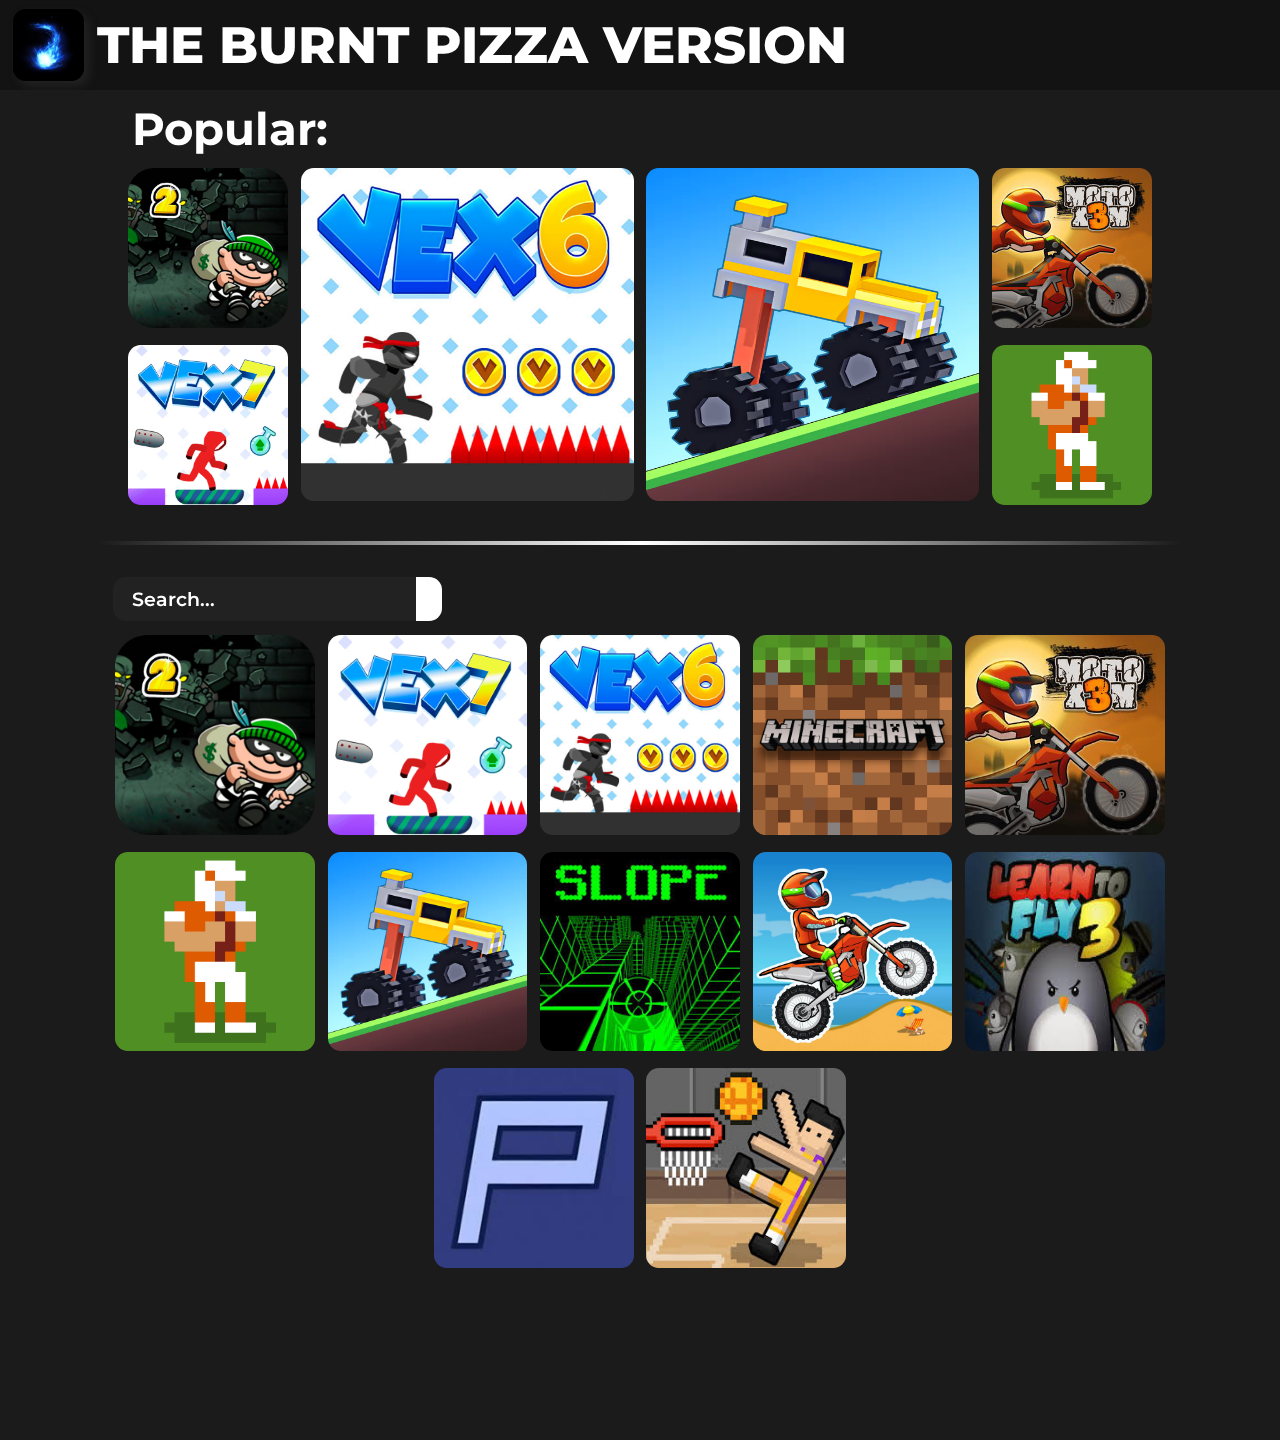
<file: index.html>
<!DOCTYPE html>
<html lang="en">
<head>
    <meta charset="UTF-8">
    <meta http-equiv="X-UA-Compatible" content="IE=edge">
    <meta name="viewport" content="width=device-width, initial-scale=1.0">
    <title>The Burnt Pizza Version</title>
    <link rel="stylesheet" href="/main.css">
    <link rel="stylesheet" href="https://site-assets.fontawesome.com/releases/v6.2.0/css/all.css">
</head>
<body>
    <nav>
        <img src="images/logo.png" alt="logo">
        <h1>THE BURNT PIZZA VERSION</h1>
    </nav>

    <div class="featured">
        <h1>Popular:</h1>
        <div class="column">
          <a href="games/bob-the-robber-2/">
            <img src="images/bob-the-robber-2.png">
            <div class="play-button">
                <i class="fa-solid fa-play"></i>
            </div>
          </a>
          <a href="games/vex7/">
            <img src="images/vex7.jpeg">
            <div class="play-button">
                <i class="fa-solid fa-play"></i>
            </div>
          </a>
        </div>
        <div class="row">
          <a href="games/vex6">
            <img src="images/vex6.jpeg">
            <div class="play-button">
                <i class="fa-solid fa-play"></i>
            </div>
          </a>
        </div>
        <div class="row">
          <a href="games/drive-mad/">
            <img src="images/drive-mad.jpg">
            <div class="play-button">
                <i class="fa-solid fa-play"></i>
            </div>
            </a>
        </div>
        <div class="column">
          <a href="games/moto-x3m/">
            <img src="images/moto-x3m.jpg">
            <div class="play-button">
                <i class="fa-solid fa-play"></i>
            </div>
          </a>
          <a href="games/retro-bowl/">
            <img src="images/retro-bowl.jpg">
            <div class="play-button">
                <i class="fa-solid fa-play"></i>
            </div>
          </a>
        </div>
        </div>
    </div>

    <div class="content">

    <hr>

    <div class="search">
        <input type="text" placeholder="Search..." oninput="">
        <button><i class="fas fa-search"></i></button>
    </div>

    <div id="games">
        <a href="games/bob-the-robber-2/"><img src="images/bob-the-robber-2.png" alt="bob the robber 2"></a>
        <a href="games/vex7/"><img src="images/vex7.jpeg" alt="vex 7"></a>
        <a href="games/vex6/"><img src="images/vex6.jpeg" alt="vex 6"></a>
        <a href="games/"><img src="images/mc.png" alt="minecraft"></a>
        <a href="games/moto-x3m/"><img src="images/moto-x3m.jpg" alt="moto x3m"></a>
        <a href="games/retro-bowl/"><img src="images/retro-bowl.jpg" alt="retrobowl"></a>
        <a href="games/drive-mad/"><img src="images/drive-mad.jpg" alt="drive mad"></a>
        <a href="games/slope/"><img src="images/slope.jpg" alt="slope"></a>
        <a href="games/motox3m2/"><img src="images/motox3m2.jpg" alt="moto x3m2"></a>
        <a href="games/LearnToFly3 (2)/"><img src="images/LTF3.jpeg" alt="Learn To Fly 3"></a>
        <a href="games/Polytrack/"><img src="images/polypoly.jpeg" alt="Polytrack"></a>
        <a href="games/Basket Random/"><img src="images/brr brr patapim.jpeg" alt="Basket Random"></a> 
    </div>
    </div>
</body>
</html>

<script src="script.js"></script>
</file>
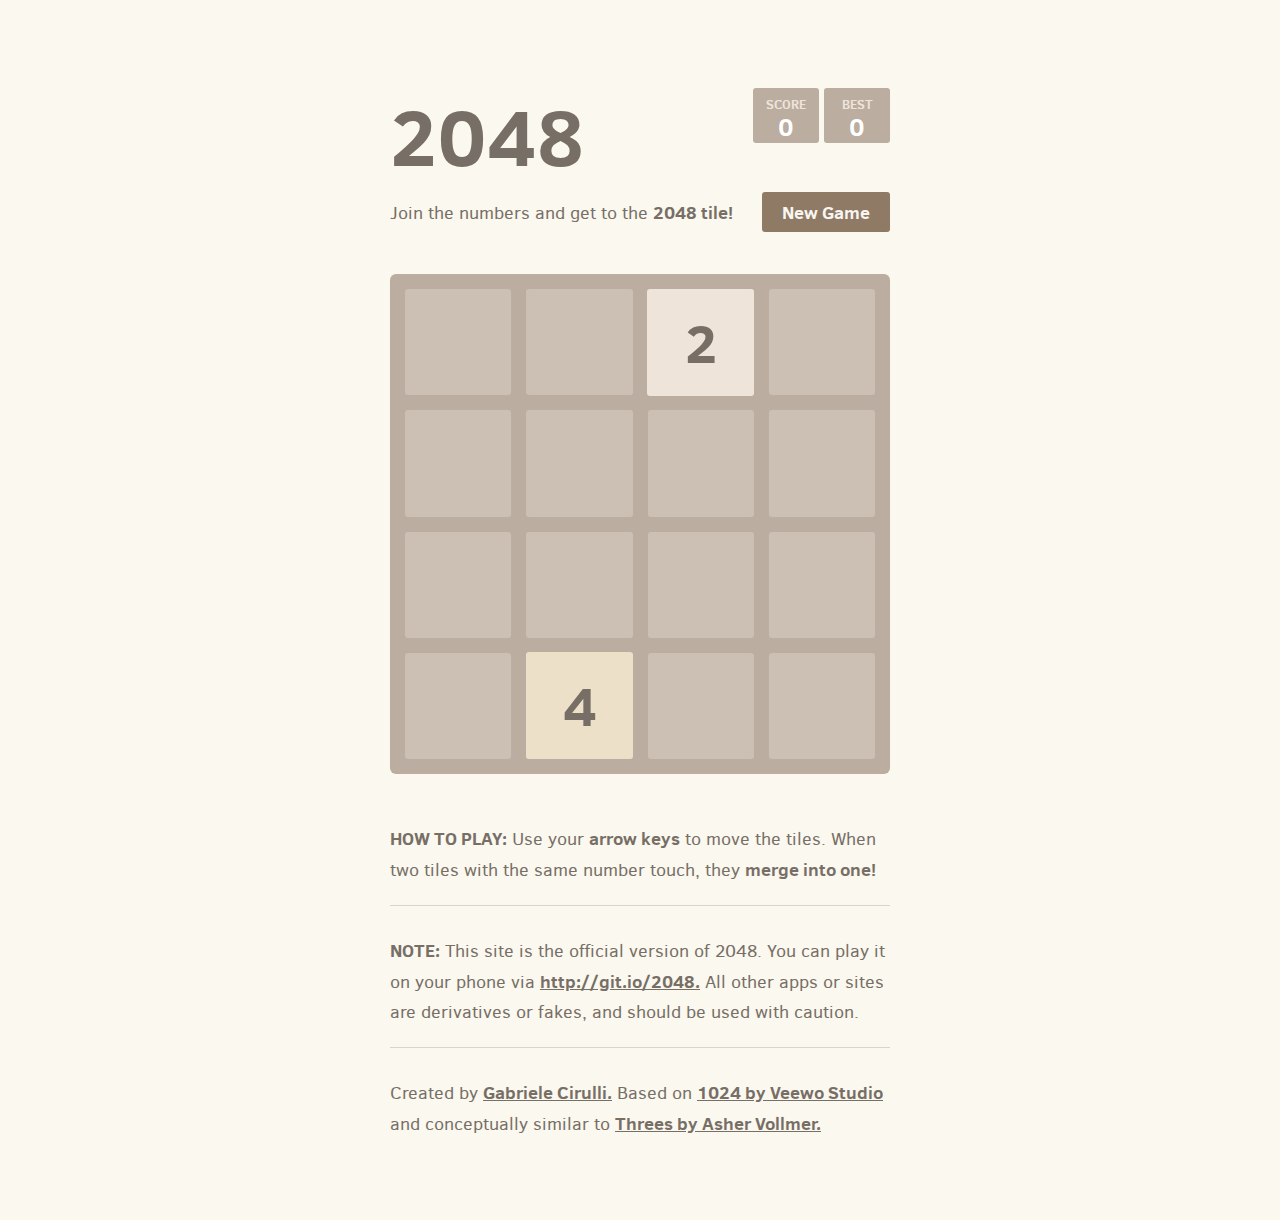
<file: games/2048/index.html>
<!DOCTYPE html>
<html>
<head>
  <meta charset="utf-8">
  <title>2048</title>

  <link href="style/main.css" rel="stylesheet" type="text/css">
  <link rel="shortcut icon" href="favicon.ico">
  <link rel="apple-touch-icon" href="meta/apple-touch-icon.png">
  <link rel="apple-touch-startup-image" href="meta/apple-touch-startup-image-640x1096.png" media="(device-width: 320px) and (device-height: 568px) and (-webkit-device-pixel-ratio: 2)"> <!-- iPhone 5+ -->
  <link rel="apple-touch-startup-image" href="meta/apple-touch-startup-image-640x920.png"  media="(device-width: 320px) and (device-height: 480px) and (-webkit-device-pixel-ratio: 2)"> <!-- iPhone, retina -->
  <meta name="apple-mobile-web-app-capable" content="yes">
  <meta name="apple-mobile-web-app-status-bar-style" content="black">

  <meta name="HandheldFriendly" content="True">
  <meta name="MobileOptimized" content="320">
  <meta name="viewport" content="width=device-width, target-densitydpi=160dpi, initial-scale=1.0, maximum-scale=1, user-scalable=no, minimal-ui">
</head>
<body>
  <div class="container">
    <div class="heading">
      <h1 class="title">2048</h1>
      <div class="scores-container">
        <div class="score-container">0</div>
        <div class="best-container">0</div>
      </div>
    </div>

    <div class="above-game">
      <p class="game-intro">Join the numbers and get to the <strong>2048 tile!</strong></p>
      <a class="restart-button">New Game</a>
    </div>

    <div class="game-container">
      <div class="game-message">
        <p></p>
        <div class="lower">
	        <a class="keep-playing-button">Keep going</a>
          <a class="retry-button">Try again</a>
        </div>
      </div>

      <div class="grid-container">
        <div class="grid-row">
          <div class="grid-cell"></div>
          <div class="grid-cell"></div>
          <div class="grid-cell"></div>
          <div class="grid-cell"></div>
        </div>
        <div class="grid-row">
          <div class="grid-cell"></div>
          <div class="grid-cell"></div>
          <div class="grid-cell"></div>
          <div class="grid-cell"></div>
        </div>
        <div class="grid-row">
          <div class="grid-cell"></div>
          <div class="grid-cell"></div>
          <div class="grid-cell"></div>
          <div class="grid-cell"></div>
        </div>
        <div class="grid-row">
          <div class="grid-cell"></div>
          <div class="grid-cell"></div>
          <div class="grid-cell"></div>
          <div class="grid-cell"></div>
        </div>
      </div>

      <div class="tile-container">

      </div>
    </div>

    <p class="game-explanation">
      <strong class="important">How to play:</strong> Use your <strong>arrow keys</strong> to move the tiles. When two tiles with the same number touch, they <strong>merge into one!</strong>
    </p>
    <hr>
    <p>
    <strong class="important">Note:</strong> This site is the official version of 2048. You can play it on your phone via <a href="http://git.io/2048">http://git.io/2048.</a> All other apps or sites are derivatives or fakes, and should be used with caution.
    </p>
    <hr>
    <p>
    Created by <a href="http://gabrielecirulli.com" target="_blank">Gabriele Cirulli.</a> Based on <a href="https://itunes.apple.com/us/app/1024!/id823499224" target="_blank">1024 by Veewo Studio</a> and conceptually similar to <a href="http://asherv.com/threes/" target="_blank">Threes by Asher Vollmer.</a>
    </p>
  </div>

  <script src="js/bind_polyfill.js"></script>
  <script src="js/classlist_polyfill.js"></script>
  <script src="js/animframe_polyfill.js"></script>
  <script src="js/keyboard_input_manager.js"></script>
  <script src="js/html_actuator.js"></script>
  <script src="js/grid.js"></script>
  <script src="js/tile.js"></script>
  <script src="js/local_storage_manager.js"></script>
  <script src="js/game_manager.js"></script>
  <script src="js/application.js"></script>
</body>
</html>
</file>
<file: main.css>
@import url('https://fonts.googleapis.com/css2?family=Montserrat:wght@400;600;700;800;900&display=swap');

body {
    background-color: #1b1b1b;
    font-family: 'Montserrat', sans-serif;
}

nav {
    position: fixed;
    top: 0;
    left: 0;
    backdrop-filter: blur(10px) saturate(200%) brightness(70%);
    color: #fff;
    display: flex;
    height: 7vw;
    width: 100%;
    align-items: center;
    justify-content: left;
    padding: 0 1%;
    z-index: 5;
    margin: auto;
}

nav img {
    height: 80%;
    width: auto;
    margin-right: 1%;
    border-radius: 1vw;
    cursor: pointer;
    user-select: none;
    box-shadow: 5px 5px 10px rgba(53, 53, 53, 0.459);
}

nav h1 {
    font-size: 4vw;
    font-weight: 800;
    margin-right: 1%;
}

.content {
    flex-direction: column;
    align-items: left;
    padding: 7vw;
    padding-top: 0vw;
}

.content hr {
    border: 0;
    height: 4px;
    background-image: linear-gradient(to right, rgba(0, 0, 0, 0), rgb(255, 255, 255), rgba(0, 0, 0, 0));
    margin: 1vw 0;
}

.search {
    display: flex;
    user-select: none;
    margin-top: 2.5vw;
    margin-left: 1.2vw;
}
 
.search input {
    background-color: #222222;
    border: none;
    border-radius: 1vw 0 0 1vw;
    color: #fff;
    font-size: 1.5vw;
    font-weight: 600;
    padding: 0.8vw 1.5vw;
    font-family: 'Montserrat', sans-serif;
    z-index: 1;
    outline: none;
}
 
.search input::placeholder {
    color: #fff;
    font-weight: 600;
    font-size: 1.5vw;
}
 
.search button {
    background-color: #fff;
    border: none;
    border-radius: 0 1vw 1vw 0;
    color:#222222;
    font-size: 1.5vw;
    font-weight: 600;
    padding: 0.8vw 1vw;
    cursor: pointer;
    font-family: 'Montserrat', sans-serif;
    z-index: 1;
    transition: .3s all ease;
}
 
#games {
    display: flex;
    flex-wrap: wrap;
    justify-content: center;
    margin-top: .6vw;
    padding-bottom: 5vw;

}
 
#games img {    height: 15.6vw;
    width: 15.6vw;
    border-radius: 1vw;
    margin: .5vw;
    cursor: pointer;
    user-select: none;
    transition: transform .2s;
}
 
#games img:hover {
    transform: scale(1.01);
}

.featured {
    display: flex;
    flex-direction: row;
    flex-wrap: wrap;
    justify-content: center;
    padding: 1vw;
    margin:1%;
    margin-top: 6vw;
}

.featured h1 {
    font-size: 3.5vw;
    font-weight: 700;
    margin: 1vw 1vw .4vw 1vw;
    width: 83.8%;
    text-align: left;
    color: #fff;
}

.featured .column {
    display: flex;
    flex-direction: column;
}

.featured img {
    height: 12.5vw;
    width: 12.5vw;
    border-radius: 1vw;
    margin: .5vw;
    cursor: pointer;
    user-select: none;
    transition: all .2s;
}

.featured img:hover {
    transform: scale(1.02);
    filter: brightness(50%);
}


.featured .row img {
    height: 26vw;
    width: 26vw;
}

.featured a {
    display: inline-block;
    position: relative;
    color: #2c7ffc;
    text-decoration: none;
}
    
    .featured .play-button {
    position: absolute;
    top: 50%;
    left: 50%;
    transform: translate(-50%, -50%);
    opacity: 0;
    transition: opacity 0.2s;
    }
    
    .featured a:hover .play-button {
    opacity: 1;
    pointer-events: none;
    }
    
    .featured .play-button i {
    font-size: 5vw;
    text-shadow: 0 0 100px #2c7ffc;
    }
</file>
<file: games/2048/style/main.css>
@import url(fonts/clear-sans.css);
html, body {
  margin: 0;
  padding: 0;
  background: #faf8ef;
  color: #776e65;
  font-family: "Clear Sans", "Helvetica Neue", Arial, sans-serif;
  font-size: 18px; }

body {
  margin: 80px 0; }

.heading:after {
  content: "";
  display: block;
  clear: both; }

h1.title {
  font-size: 80px;
  font-weight: bold;
  margin: 0;
  display: block;
  float: left; }

@-webkit-keyframes move-up {
  0% {
    top: 25px;
    opacity: 1; }

  100% {
    top: -50px;
    opacity: 0; } }
@-moz-keyframes move-up {
  0% {
    top: 25px;
    opacity: 1; }

  100% {
    top: -50px;
    opacity: 0; } }
@keyframes move-up {
  0% {
    top: 25px;
    opacity: 1; }

  100% {
    top: -50px;
    opacity: 0; } }
.scores-container {
  float: right;
  text-align: right; }

.score-container, .best-container {
  position: relative;
  display: inline-block;
  background: #bbada0;
  padding: 15px 25px;
  font-size: 25px;
  height: 25px;
  line-height: 47px;
  font-weight: bold;
  border-radius: 3px;
  color: white;
  margin-top: 8px;
  text-align: center; }
  .score-container:after, .best-container:after {
    position: absolute;
    width: 100%;
    top: 10px;
    left: 0;
    text-transform: uppercase;
    font-size: 13px;
    line-height: 13px;
    text-align: center;
    color: #eee4da; }
  .score-container .score-addition, .best-container .score-addition {
    position: absolute;
    right: 30px;
    color: red;
    font-size: 25px;
    line-height: 25px;
    font-weight: bold;
    color: rgba(119, 110, 101, 0.9);
    z-index: 100;
    -webkit-animation: move-up 600ms ease-in;
    -moz-animation: move-up 600ms ease-in;
    animation: move-up 600ms ease-in;
    -webkit-animation-fill-mode: both;
    -moz-animation-fill-mode: both;
    animation-fill-mode: both; }

.score-container:after {
  content: "Score"; }

.best-container:after {
  content: "Best"; }

p {
  margin-top: 0;
  margin-bottom: 10px;
  line-height: 1.65; }

a {
  color: #776e65;
  font-weight: bold;
  text-decoration: underline;
  cursor: pointer; }

strong.important {
  text-transform: uppercase; }

hr {
  border: none;
  border-bottom: 1px solid #d8d4d0;
  margin-top: 20px;
  margin-bottom: 30px; }

.container {
  width: 500px;
  margin: 0 auto; }

@-webkit-keyframes fade-in {
  0% {
    opacity: 0; }

  100% {
    opacity: 1; } }
@-moz-keyframes fade-in {
  0% {
    opacity: 0; }

  100% {
    opacity: 1; } }
@keyframes fade-in {
  0% {
    opacity: 0; }

  100% {
    opacity: 1; } }
.game-container {
  margin-top: 40px;
  position: relative;
  padding: 15px;
  cursor: default;
  -webkit-touch-callout: none;
  -ms-touch-callout: none;
  -webkit-user-select: none;
  -moz-user-select: none;
  -ms-user-select: none;
  -ms-touch-action: none;
  touch-action: none;
  background: #bbada0;
  border-radius: 6px;
  width: 500px;
  height: 500px;
  -webkit-box-sizing: border-box;
  -moz-box-sizing: border-box;
  box-sizing: border-box; }
  .game-container .game-message {
    display: none;
    position: absolute;
    top: 0;
    right: 0;
    bottom: 0;
    left: 0;
    background: rgba(238, 228, 218, 0.5);
    z-index: 100;
    text-align: center;
    -webkit-animation: fade-in 800ms ease 1200ms;
    -moz-animation: fade-in 800ms ease 1200ms;
    animation: fade-in 800ms ease 1200ms;
    -webkit-animation-fill-mode: both;
    -moz-animation-fill-mode: both;
    animation-fill-mode: both; }
    .game-container .game-message p {
      font-size: 60px;
      font-weight: bold;
      height: 60px;
      line-height: 60px;
      margin-top: 222px; }
    .game-container .game-message .lower {
      display: block;
      margin-top: 59px; }
    .game-container .game-message a {
      display: inline-block;
      background: #8f7a66;
      border-radius: 3px;
      padding: 0 20px;
      text-decoration: none;
      color: #f9f6f2;
      height: 40px;
      line-height: 42px;
      margin-left: 9px; }
      .game-container .game-message a.keep-playing-button {
        display: none; }
    .game-container .game-message.game-won {
      background: rgba(237, 194, 46, 0.5);
      color: #f9f6f2; }
      .game-container .game-message.game-won a.keep-playing-button {
        display: inline-block; }
    .game-container .game-message.game-won, .game-container .game-message.game-over {
      display: block; }

.grid-container {
  position: absolute;
  z-index: 1; }

.grid-row {
  margin-bottom: 15px; }
  .grid-row:last-child {
    margin-bottom: 0; }
  .grid-row:after {
    content: "";
    display: block;
    clear: both; }

.grid-cell {
  width: 106.25px;
  height: 106.25px;
  margin-right: 15px;
  float: left;
  border-radius: 3px;
  background: rgba(238, 228, 218, 0.35); }
  .grid-cell:last-child {
    margin-right: 0; }

.tile-container {
  position: absolute;
  z-index: 2; }

.tile, .tile .tile-inner {
  width: 107px;
  height: 107px;
  line-height: 107px; }
.tile.tile-position-1-1 {
  -webkit-transform: translate(0px, 0px);
  -moz-transform: translate(0px, 0px);
  -ms-transform: translate(0px, 0px);
  transform: translate(0px, 0px); }
.tile.tile-position-1-2 {
  -webkit-transform: translate(0px, 121px);
  -moz-transform: translate(0px, 121px);
  -ms-transform: translate(0px, 121px);
  transform: translate(0px, 121px); }
.tile.tile-position-1-3 {
  -webkit-transform: translate(0px, 242px);
  -moz-transform: translate(0px, 242px);
  -ms-transform: translate(0px, 242px);
  transform: translate(0px, 242px); }
.tile.tile-position-1-4 {
  -webkit-transform: translate(0px, 363px);
  -moz-transform: translate(0px, 363px);
  -ms-transform: translate(0px, 363px);
  transform: translate(0px, 363px); }
.tile.tile-position-2-1 {
  -webkit-transform: translate(121px, 0px);
  -moz-transform: translate(121px, 0px);
  -ms-transform: translate(121px, 0px);
  transform: translate(121px, 0px); }
.tile.tile-position-2-2 {
  -webkit-transform: translate(121px, 121px);
  -moz-transform: translate(121px, 121px);
  -ms-transform: translate(121px, 121px);
  transform: translate(121px, 121px); }
.tile.tile-position-2-3 {
  -webkit-transform: translate(121px, 242px);
  -moz-transform: translate(121px, 242px);
  -ms-transform: translate(121px, 242px);
  transform: translate(121px, 242px); }
.tile.tile-position-2-4 {
  -webkit-transform: translate(121px, 363px);
  -moz-transform: translate(121px, 363px);
  -ms-transform: translate(121px, 363px);
  transform: translate(121px, 363px); }
.tile.tile-position-3-1 {
  -webkit-transform: translate(242px, 0px);
  -moz-transform: translate(242px, 0px);
  -ms-transform: translate(242px, 0px);
  transform: translate(242px, 0px); }
.tile.tile-position-3-2 {
  -webkit-transform: translate(242px, 121px);
  -moz-transform: translate(242px, 121px);
  -ms-transform: translate(242px, 121px);
  transform: translate(242px, 121px); }
.tile.tile-position-3-3 {
  -webkit-transform: translate(242px, 242px);
  -moz-transform: translate(242px, 242px);
  -ms-transform: translate(242px, 242px);
  transform: translate(242px, 242px); }
.tile.tile-position-3-4 {
  -webkit-transform: translate(242px, 363px);
  -moz-transform: translate(242px, 363px);
  -ms-transform: translate(242px, 363px);
  transform: translate(242px, 363px); }
.tile.tile-position-4-1 {
  -webkit-transform: translate(363px, 0px);
  -moz-transform: translate(363px, 0px);
  -ms-transform: translate(363px, 0px);
  transform: translate(363px, 0px); }
.tile.tile-position-4-2 {
  -webkit-transform: translate(363px, 121px);
  -moz-transform: translate(363px, 121px);
  -ms-transform: translate(363px, 121px);
  transform: translate(363px, 121px); }
.tile.tile-position-4-3 {
  -webkit-transform: translate(363px, 242px);
  -moz-transform: translate(363px, 242px);
  -ms-transform: translate(363px, 242px);
  transform: translate(363px, 242px); }
.tile.tile-position-4-4 {
  -webkit-transform: translate(363px, 363px);
  -moz-transform: translate(363px, 363px);
  -ms-transform: translate(363px, 363px);
  transform: translate(363px, 363px); }

.tile {
  position: absolute;
  -webkit-transition: 100ms ease-in-out;
  -moz-transition: 100ms ease-in-out;
  transition: 100ms ease-in-out;
  -webkit-transition-property: -webkit-transform;
  -moz-transition-property: -moz-transform;
  transition-property: transform; }
  .tile .tile-inner {
    border-radius: 3px;
    background: #eee4da;
    text-align: center;
    font-weight: bold;
    z-index: 10;
    font-size: 55px; }
  .tile.tile-2 .tile-inner {
    background: #eee4da;
    box-shadow: 0 0 30px 10px rgba(243, 215, 116, 0), inset 0 0 0 1px rgba(255, 255, 255, 0); }
  .tile.tile-4 .tile-inner {
    background: #ede0c8;
    box-shadow: 0 0 30px 10px rgba(243, 215, 116, 0), inset 0 0 0 1px rgba(255, 255, 255, 0); }
  .tile.tile-8 .tile-inner {
    color: #f9f6f2;
    background: #f2b179; }
  .tile.tile-16 .tile-inner {
    color: #f9f6f2;
    background: #f59563; }
  .tile.tile-32 .tile-inner {
    color: #f9f6f2;
    background: #f67c5f; }
  .tile.tile-64 .tile-inner {
    color: #f9f6f2;
    background: #f65e3b; }
  .tile.tile-128 .tile-inner {
    color: #f9f6f2;
    background: #edcf72;
    box-shadow: 0 0 30px 10px rgba(243, 215, 116, 0.2381), inset 0 0 0 1px rgba(255, 255, 255, 0.14286);
    font-size: 45px; }
    @media screen and (max-width: 520px) {
      .tile.tile-128 .tile-inner {
        font-size: 25px; } }
  .tile.tile-256 .tile-inner {
    color: #f9f6f2;
    background: #edcc61;
    box-shadow: 0 0 30px 10px rgba(243, 215, 116, 0.31746), inset 0 0 0 1px rgba(255, 255, 255, 0.19048);
    font-size: 45px; }
    @media screen and (max-width: 520px) {
      .tile.tile-256 .tile-inner {
        font-size: 25px; } }
  .tile.tile-512 .tile-inner {
    color: #f9f6f2;
    background: #edc850;
    box-shadow: 0 0 30px 10px rgba(243, 215, 116, 0.39683), inset 0 0 0 1px rgba(255, 255, 255, 0.2381);
    font-size: 45px; }
    @media screen and (max-width: 520px) {
      .tile.tile-512 .tile-inner {
        font-size: 25px; } }
  .tile.tile-1024 .tile-inner {
    color: #f9f6f2;
    background: #edc53f;
    box-shadow: 0 0 30px 10px rgba(243, 215, 116, 0.47619), inset 0 0 0 1px rgba(255, 255, 255, 0.28571);
    font-size: 35px; }
    @media screen and (max-width: 520px) {
      .tile.tile-1024 .tile-inner {
        font-size: 15px; } }
  .tile.tile-2048 .tile-inner {
    color: #f9f6f2;
    background: #edc22e;
    box-shadow: 0 0 30px 10px rgba(243, 215, 116, 0.55556), inset 0 0 0 1px rgba(255, 255, 255, 0.33333);
    font-size: 35px; }
    @media screen and (max-width: 520px) {
      .tile.tile-2048 .tile-inner {
        font-size: 15px; } }
  .tile.tile-super .tile-inner {
    color: #f9f6f2;
    background: #3c3a32;
    font-size: 30px; }
    @media screen and (max-width: 520px) {
      .tile.tile-super .tile-inner {
        font-size: 10px; } }

@-webkit-keyframes appear {
  0% {
    opacity: 0;
    -webkit-transform: scale(0);
    -moz-transform: scale(0);
    -ms-transform: scale(0);
    transform: scale(0); }

  100% {
    opacity: 1;
    -webkit-transform: scale(1);
    -moz-transform: scale(1);
    -ms-transform: scale(1);
    transform: scale(1); } }
@-moz-keyframes appear {
  0% {
    opacity: 0;
    -webkit-transform: scale(0);
    -moz-transform: scale(0);
    -ms-transform: scale(0);
    transform: scale(0); }

  100% {
    opacity: 1;
    -webkit-transform: scale(1);
    -moz-transform: scale(1);
    -ms-transform: scale(1);
    transform: scale(1); } }
@keyframes appear {
  0% {
    opacity: 0;
    -webkit-transform: scale(0);
    -moz-transform: scale(0);
    -ms-transform: scale(0);
    transform: scale(0); }

  100% {
    opacity: 1;
    -webkit-transform: scale(1);
    -moz-transform: scale(1);
    -ms-transform: scale(1);
    transform: scale(1); } }
.tile-new .tile-inner {
  -webkit-animation: appear 200ms ease 100ms;
  -moz-animation: appear 200ms ease 100ms;
  animation: appear 200ms ease 100ms;
  -webkit-animation-fill-mode: backwards;
  -moz-animation-fill-mode: backwards;
  animation-fill-mode: backwards; }

@-webkit-keyframes pop {
  0% {
    -webkit-transform: scale(0);
    -moz-transform: scale(0);
    -ms-transform: scale(0);
    transform: scale(0); }

  50% {
    -webkit-transform: scale(1.2);
    -moz-transform: scale(1.2);
    -ms-transform: scale(1.2);
    transform: scale(1.2); }

  100% {
    -webkit-transform: scale(1);
    -moz-transform: scale(1);
    -ms-transform: scale(1);
    transform: scale(1); } }
@-moz-keyframes pop {
  0% {
    -webkit-transform: scale(0);
    -moz-transform: scale(0);
    -ms-transform: scale(0);
    transform: scale(0); }

  50% {
    -webkit-transform: scale(1.2);
    -moz-transform: scale(1.2);
    -ms-transform: scale(1.2);
    transform: scale(1.2); }

  100% {
    -webkit-transform: scale(1);
    -moz-transform: scale(1);
    -ms-transform: scale(1);
    transform: scale(1); } }
@keyframes pop {
  0% {
    -webkit-transform: scale(0);
    -moz-transform: scale(0);
    -ms-transform: scale(0);
    transform: scale(0); }

  50% {
    -webkit-transform: scale(1.2);
    -moz-transform: scale(1.2);
    -ms-transform: scale(1.2);
    transform: scale(1.2); }

  100% {
    -webkit-transform: scale(1);
    -moz-transform: scale(1);
    -ms-transform: scale(1);
    transform: scale(1); } }
.tile-merged .tile-inner {
  z-index: 20;
  -webkit-animation: pop 200ms ease 100ms;
  -moz-animation: pop 200ms ease 100ms;
  animation: pop 200ms ease 100ms;
  -webkit-animation-fill-mode: backwards;
  -moz-animation-fill-mode: backwards;
  animation-fill-mode: backwards; }

.above-game:after {
  content: "";
  display: block;
  clear: both; }

.game-intro {
  float: left;
  line-height: 42px;
  margin-bottom: 0; }

.restart-button {
  display: inline-block;
  background: #8f7a66;
  border-radius: 3px;
  padding: 0 20px;
  text-decoration: none;
  color: #f9f6f2;
  height: 40px;
  line-height: 42px;
  display: block;
  text-align: center;
  float: right; }

.game-explanation {
  margin-top: 50px; }

@media screen and (max-width: 520px) {
  html, body {
    font-size: 15px; }

  body {
    margin: 20px 0;
    padding: 0 20px; }

  h1.title {
    font-size: 27px;
    margin-top: 15px; }

  .container {
    width: 280px;
    margin: 0 auto; }

  .score-container, .best-container {
    margin-top: 0;
    padding: 15px 10px;
    min-width: 40px; }

  .heading {
    margin-bottom: 10px; }

  .game-intro {
    width: 55%;
    display: block;
    box-sizing: border-box;
    line-height: 1.65; }

  .restart-button {
    width: 42%;
    padding: 0;
    display: block;
    box-sizing: border-box;
    margin-top: 2px; }

  .game-container {
    margin-top: 17px;
    position: relative;
    padding: 10px;
    cursor: default;
    -webkit-touch-callout: none;
    -ms-touch-callout: none;
    -webkit-user-select: none;
    -moz-user-select: none;
    -ms-user-select: none;
    -ms-touch-action: none;
    touch-action: none;
    background: #bbada0;
    border-radius: 6px;
    width: 280px;
    height: 280px;
    -webkit-box-sizing: border-box;
    -moz-box-sizing: border-box;
    box-sizing: border-box; }
    .game-container .game-message {
      display: none;
      position: absolute;
      top: 0;
      right: 0;
      bottom: 0;
      left: 0;
      background: rgba(238, 228, 218, 0.5);
      z-index: 100;
      text-align: center;
      -webkit-animation: fade-in 800ms ease 1200ms;
      -moz-animation: fade-in 800ms ease 1200ms;
      animation: fade-in 800ms ease 1200ms;
      -webkit-animation-fill-mode: both;
      -moz-animation-fill-mode: both;
      animation-fill-mode: both; }
      .game-container .game-message p {
        font-size: 60px;
        font-weight: bold;
        height: 60px;
        line-height: 60px;
        margin-top: 222px; }
      .game-container .game-message .lower {
        display: block;
        margin-top: 59px; }
      .game-container .game-message a {
        display: inline-block;
        background: #8f7a66;
        border-radius: 3px;
        padding: 0 20px;
        text-decoration: none;
        color: #f9f6f2;
        height: 40px;
        line-height: 42px;
        margin-left: 9px; }
        .game-container .game-message a.keep-playing-button {
          display: none; }
      .game-container .game-message.game-won {
        background: rgba(237, 194, 46, 0.5);
        color: #f9f6f2; }
        .game-container .game-message.game-won a.keep-playing-button {
          display: inline-block; }
      .game-container .game-message.game-won, .game-container .game-message.game-over {
        display: block; }

  .grid-container {
    position: absolute;
    z-index: 1; }

  .grid-row {
    margin-bottom: 10px; }
    .grid-row:last-child {
      margin-bottom: 0; }
    .grid-row:after {
      content: "";
      display: block;
      clear: both; }

  .grid-cell {
    width: 57.5px;
    height: 57.5px;
    margin-right: 10px;
    float: left;
    border-radius: 3px;
    background: rgba(238, 228, 218, 0.35); }
    .grid-cell:last-child {
      margin-right: 0; }

  .tile-container {
    position: absolute;
    z-index: 2; }

  .tile, .tile .tile-inner {
    width: 58px;
    height: 58px;
    line-height: 58px; }
  .tile.tile-position-1-1 {
    -webkit-transform: translate(0px, 0px);
    -moz-transform: translate(0px, 0px);
    -ms-transform: translate(0px, 0px);
    transform: translate(0px, 0px); }
  .tile.tile-position-1-2 {
    -webkit-transform: translate(0px, 67px);
    -moz-transform: translate(0px, 67px);
    -ms-transform: translate(0px, 67px);
    transform: translate(0px, 67px); }
  .tile.tile-position-1-3 {
    -webkit-transform: translate(0px, 135px);
    -moz-transform: translate(0px, 135px);
    -ms-transform: translate(0px, 135px);
    transform: translate(0px, 135px); }
  .tile.tile-position-1-4 {
    -webkit-transform: translate(0px, 202px);
    -moz-transform: translate(0px, 202px);
    -ms-transform: translate(0px, 202px);
    transform: translate(0px, 202px); }
  .tile.tile-position-2-1 {
    -webkit-transform: translate(67px, 0px);
    -moz-transform: translate(67px, 0px);
    -ms-transform: translate(67px, 0px);
    transform: translate(67px, 0px); }
  .tile.tile-position-2-2 {
    -webkit-transform: translate(67px, 67px);
    -moz-transform: translate(67px, 67px);
    -ms-transform: translate(67px, 67px);
    transform: translate(67px, 67px); }
  .tile.tile-position-2-3 {
    -webkit-transform: translate(67px, 135px);
    -moz-transform: translate(67px, 135px);
    -ms-transform: translate(67px, 135px);
    transform: translate(67px, 135px); }
  .tile.tile-position-2-4 {
    -webkit-transform: translate(67px, 202px);
    -moz-transform: translate(67px, 202px);
    -ms-transform: translate(67px, 202px);
    transform: translate(67px, 202px); }
  .tile.tile-position-3-1 {
    -webkit-transform: translate(135px, 0px);
    -moz-transform: translate(135px, 0px);
    -ms-transform: translate(135px, 0px);
    transform: translate(135px, 0px); }
  .tile.tile-position-3-2 {
    -webkit-transform: translate(135px, 67px);
    -moz-transform: translate(135px, 67px);
    -ms-transform: translate(135px, 67px);
    transform: translate(135px, 67px); }
  .tile.tile-position-3-3 {
    -webkit-transform: translate(135px, 135px);
    -moz-transform: translate(135px, 135px);
    -ms-transform: translate(135px, 135px);
    transform: translate(135px, 135px); }
  .tile.tile-position-3-4 {
    -webkit-transform: translate(135px, 202px);
    -moz-transform: translate(135px, 202px);
    -ms-transform: translate(135px, 202px);
    transform: translate(135px, 202px); }
  .tile.tile-position-4-1 {
    -webkit-transform: translate(202px, 0px);
    -moz-transform: translate(202px, 0px);
    -ms-transform: translate(202px, 0px);
    transform: translate(202px, 0px); }
  .tile.tile-position-4-2 {
    -webkit-transform: translate(202px, 67px);
    -moz-transform: translate(202px, 67px);
    -ms-transform: translate(202px, 67px);
    transform: translate(202px, 67px); }
  .tile.tile-position-4-3 {
    -webkit-transform: translate(202px, 135px);
    -moz-transform: translate(202px, 135px);
    -ms-transform: translate(202px, 135px);
    transform: translate(202px, 135px); }
  .tile.tile-position-4-4 {
    -webkit-transform: translate(202px, 202px);
    -moz-transform: translate(202px, 202px);
    -ms-transform: translate(202px, 202px);
    transform: translate(202px, 202px); }

  .tile .tile-inner {
    font-size: 35px; }

  .game-message p {
    font-size: 30px !important;
    height: 30px !important;
    line-height: 30px !important;
    margin-top: 90px !important; }
  .game-message .lower {
    margin-top: 30px !important; } }
</file>
